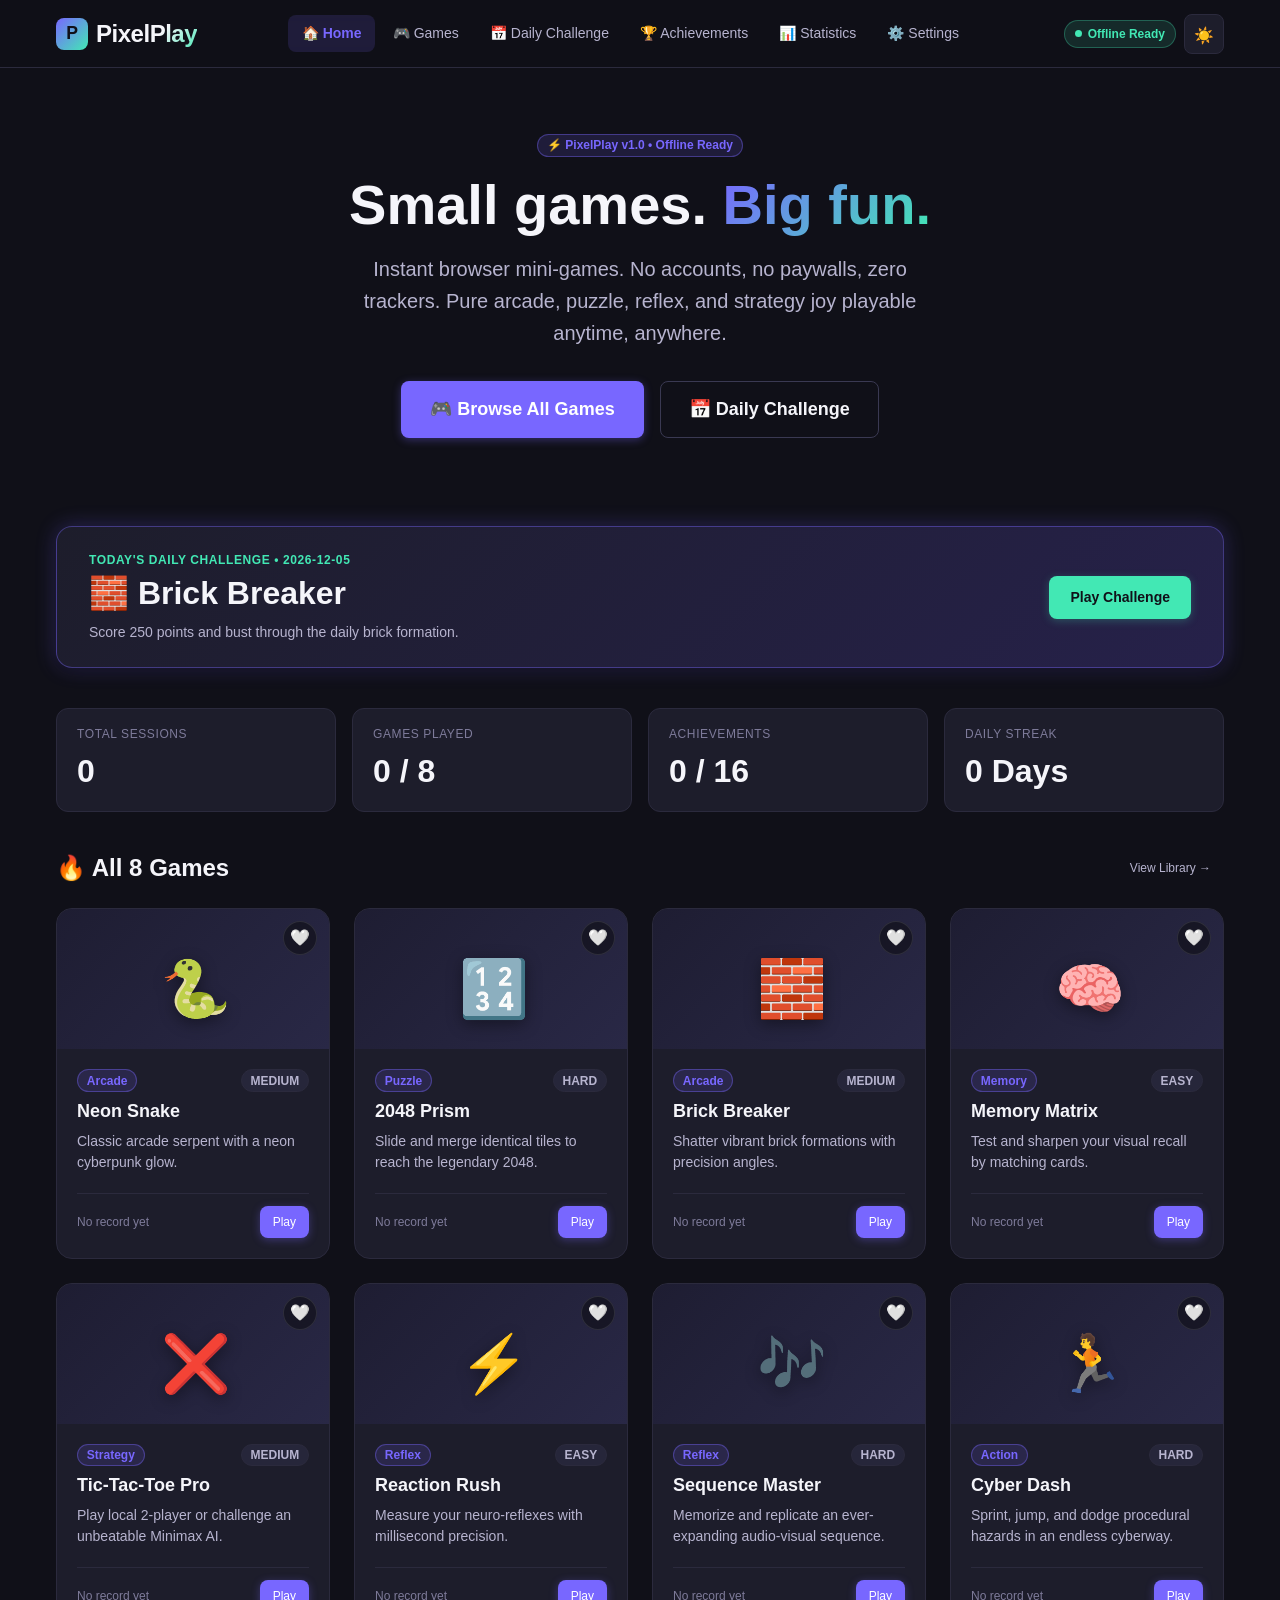
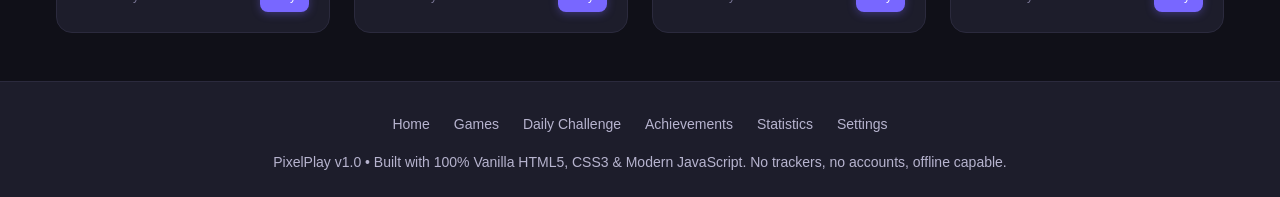
<file: index.html>
<!DOCTYPE html>
<html lang="en" data-theme="dark">
<head>
  <meta charset="UTF-8">
  <meta name="viewport" content="width=device-width, initial-scale=1.0">
  <meta name="theme-color" content="#101018">
  <meta name="description" content="PixelPlay is a premium browser-based mini-game platform featuring classic arcade, puzzle, reflex, memory, and strategy games with offline support.">
  <title>PixelPlay • Small games. Big fun.</title>

  <!-- PWA & Favicon -->
  <link rel="icon" type="image/svg+xml" href="assets/favicon.svg">
  <link rel="manifest" href="manifest.webmanifest">

  <!-- Design System & Stylesheets -->
  <link rel="stylesheet" href="css/reset.css">
  <link rel="stylesheet" href="css/variables.css">
  <link rel="stylesheet" href="css/base.css">
  <link rel="stylesheet" href="css/layout.css">
  <link rel="stylesheet" href="css/components.css">
  <link rel="stylesheet" href="css/navigation.css">
  <link rel="stylesheet" href="css/home.css">
  <link rel="stylesheet" href="css/library.css">
  <link rel="stylesheet" href="css/game-shell.css">
  <link rel="stylesheet" href="css/games.css">
  <link rel="stylesheet" href="css/achievements.css">
  <link rel="stylesheet" href="css/settings.css">
  <link rel="stylesheet" href="css/themes.css">
  <link rel="stylesheet" href="css/responsive.css">
  <link rel="stylesheet" href="css/accessibility.css">
</head>
<body>
  <!-- Application Mount Target -->
  <div id="app"></div>

  <!-- Main ES Module Application Script -->
  <script type="module" src="js/app.js"></script>
</body>
</html>
</file>
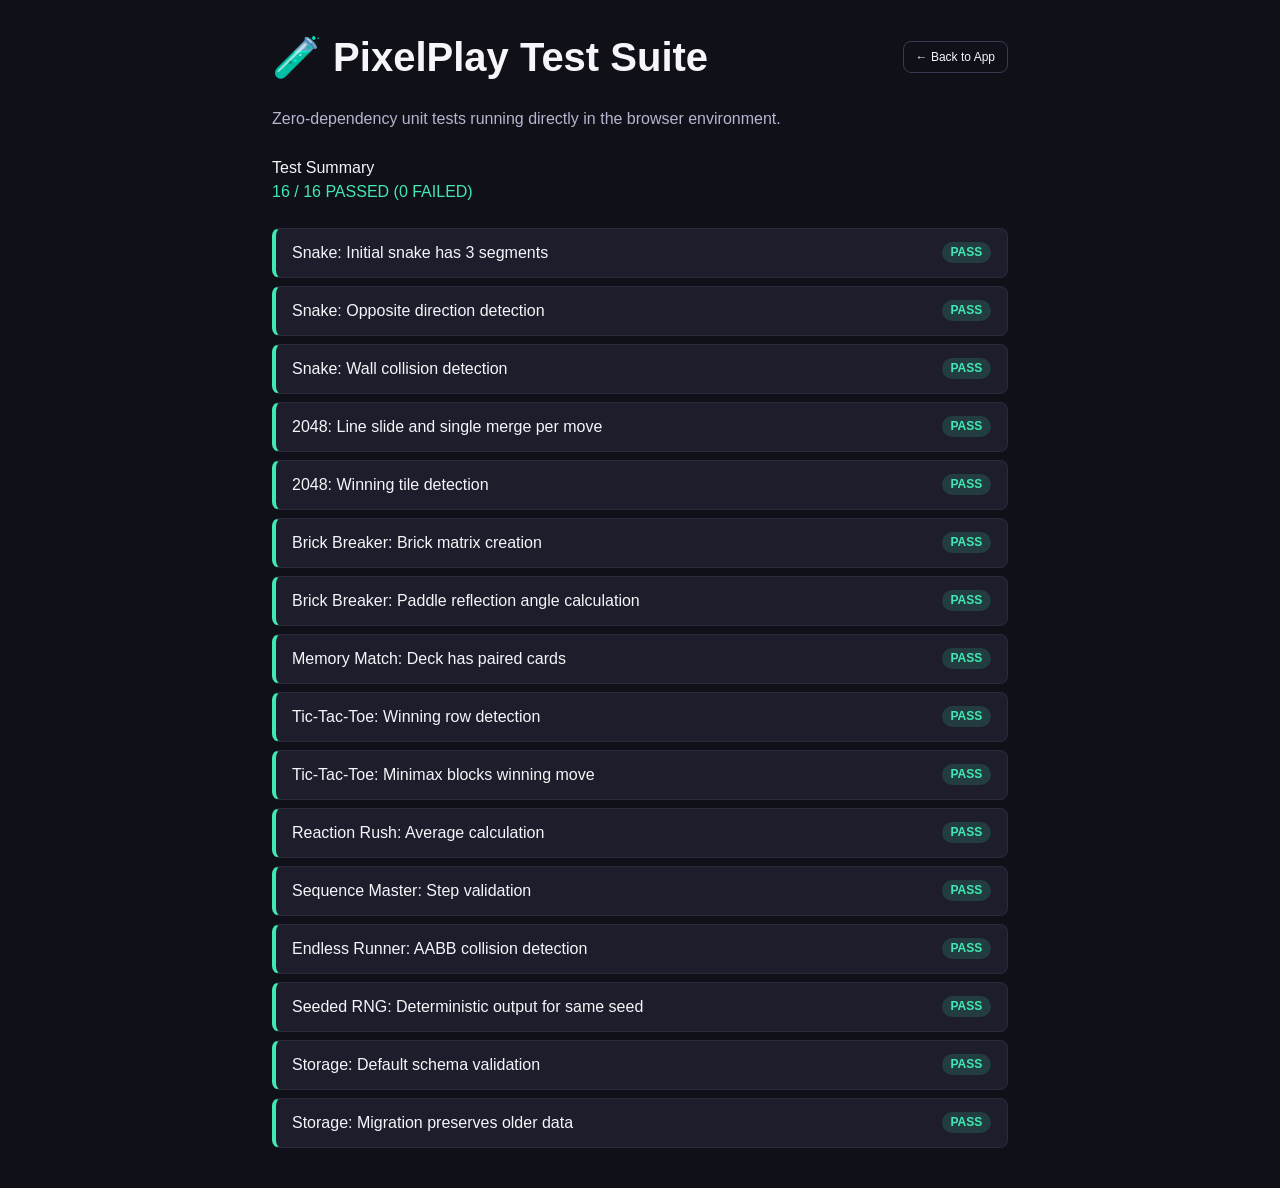
<file: tests/index.html>
<!DOCTYPE html>
<html lang="en" data-theme="dark">
<head>
  <meta charset="UTF-8">
  <meta name="viewport" content="width=device-width, initial-scale=1.0">
  <title>PixelPlay • Automated Test Suite</title>
  <link rel="stylesheet" href="../css/reset.css">
  <link rel="stylesheet" href="../css/variables.css">
  <link rel="stylesheet" href="../css/base.css">
  <link rel="stylesheet" href="../css/components.css">
  <style>
    body {
      padding: 2rem;
      max-width: 800px;
      margin: 0 auto;
      background-color: var(--color-bg-base);
      color: var(--color-text-primary);
    }
    .test-result-item {
      padding: 0.75rem 1rem;
      border-radius: var(--radius-sm);
      margin-bottom: 0.5rem;
      display: flex;
      justify-content: space-between;
      align-items: center;
      background-color: var(--color-bg-surface);
      border: 1px solid var(--color-border-subtle);
    }
    .test-result-item.pass {
      border-left: 4px solid var(--color-success);
    }
    .test-result-item.fail {
      border-left: 4px solid var(--color-danger);
    }
  </style>
</head>
<body>
  <div style="display: flex; justify-content: space-between; align-items: center; margin-bottom: 1.5rem;">
    <h1>🧪 PixelPlay Test Suite</h1>
    <a href="../index.html#/" class="btn btn-outline btn-sm">← Back to App</a>
  </div>
  <p style="margin-bottom: 1.5rem; color: var(--color-text-secondary);">
    Zero-dependency unit tests running directly in the browser environment.
  </p>
  <div id="test-results">
    <div class="empty-state">Running test suites...</div>
  </div>

  <script type="module">
    import { SimpleTestRunner } from './test-runner.js';
    import { empty, createElement } from '../js/utils/dom.js';

    const container = document.getElementById('test-results');
    const runner = new SimpleTestRunner();
    runner.runAll().then((results) => {
      empty(container);

      const passCount = results.filter(r => r.status === 'PASS').length;
      const failCount = results.filter(r => r.status === 'FAIL').length;

      const summaryCard = createElement('div', {
        className: 'stat-card',
        style: 'margin-bottom: 1.5rem;'
      }, [
        createElement('div', { className: 'stat-label', text: 'Test Summary' }),
        createElement('div', {
          className: 'stat-value',
          style: failCount === 0 ? 'color: var(--color-success);' : 'color: var(--color-danger);',
          text: `${passCount} / ${results.length} PASSED (${failCount} FAILED)`
        })
      ]);
      container.appendChild(summaryCard);

      results.forEach(res => {
        const item = createElement('div', {
          className: `test-result-item ${res.status === 'PASS' ? 'pass' : 'fail'}`
        }, [
          createElement('span', { text: res.name }),
          createElement('span', {
            className: `badge ${res.status === 'PASS' ? 'badge-secondary' : 'badge-danger'}`,
            text: res.status
          })
        ]);
        if (res.error) {
          item.appendChild(createElement('div', {
            style: 'color: var(--color-danger); font-size: 0.8rem; margin-top: 0.3rem;',
            text: res.error
          }));
        }
        container.appendChild(item);
      });
    });
  </script>
</body>
</html>
</file>
<file: css/variables.css>
/**
 * PixelPlay - Design System Tokens & CSS Custom Properties
 */

:root {
  /* Color Palette - Midnight Dark (Default) */
  --color-bg-base: #101018;
  --color-bg-surface: #1D1D2B;
  --color-bg-surface-elevated: #26263A;
  --color-bg-surface-hover: #2F2F48;
  --color-bg-overlay: rgba(16, 16, 24, 0.85);

  --color-primary: #7867FF;
  --color-primary-hover: #8D7EFF;
  --color-primary-active: #6653FA;
  --color-primary-subtle: rgba(120, 103, 255, 0.15);

  --color-secondary: #42E8B4;
  --color-secondary-hover: #5CF0C2;
  --color-secondary-active: #2CD6A0;
  --color-secondary-subtle: rgba(66, 232, 180, 0.15);

  --color-accent-amber: #FFB347;
  --color-accent-coral: #FF6B6B;
  --color-accent-blue: #4EA8DE;

  --color-text-primary: #F5F5FA;
  --color-text-secondary: #B7B4CF;
  --color-text-muted: #7E7B9A;
  --color-text-inverse: #101018;

  --color-border-subtle: #2B2A3D;
  --color-border-medium: #3A3952;
  --color-border-strong: #525075;
  --color-border-accent: rgba(120, 103, 255, 0.4);

  --color-success: #42E8B4;
  --color-warning: #FFB347;
  --color-danger: #FF6B6B;
  --color-info: #4EA8DE;

  /* Typography */
  --font-family-base: -apple-system, BlinkMacSystemFont, 'Segoe UI', Roboto, Helvetica, Arial, sans-serif;
  --font-family-mono: 'SFMono-Regular', Consolas, 'Liberation Mono', Menlo, Courier, monospace;
  --font-family-display: -apple-system, BlinkMacSystemFont, 'Segoe UI', Roboto, sans-serif;

  --font-size-xs: 0.75rem;     /* 12px */
  --font-size-sm: 0.875rem;    /* 14px */
  --font-size-base: 1rem;      /* 16px */
  --font-size-md: 1.125rem;    /* 18px */
  --font-size-lg: 1.25rem;     /* 20px */
  --font-size-xl: 1.5rem;      /* 24px */
  --font-size-2xl: 2rem;       /* 32px */
  --font-size-3xl: 2.5rem;     /* 40px */
  --font-size-4xl: 3rem;       /* 48px */

  --font-weight-normal: 400;
  --font-weight-medium: 500;
  --font-weight-semibold: 600;
  --font-weight-bold: 700;
  --font-weight-heavy: 800;

  /* Spacing Scale */
  --space-1: 0.25rem;   /* 4px */
  --space-2: 0.5rem;    /* 8px */
  --space-3: 0.75rem;   /* 12px */
  --space-4: 1rem;      /* 16px */
  --space-5: 1.25rem;   /* 20px */
  --space-6: 1.5rem;    /* 24px */
  --space-8: 2rem;      /* 32px */
  --space-10: 2.5rem;   /* 40px */
  --space-12: 3rem;     /* 48px */
  --space-16: 4rem;     /* 64px */

  /* Border Radii */
  --radius-xs: 4px;
  --radius-sm: 8px;
  --radius-md: 12px;
  --radius-lg: 16px;
  --radius-xl: 24px;
  --radius-full: 9999px;

  /* Shadows */
  --shadow-sm: 0 2px 4px rgba(0, 0, 0, 0.25);
  --shadow-md: 0 4px 12px rgba(0, 0, 0, 0.35);
  --shadow-lg: 0 8px 24px rgba(0, 0, 0, 0.45);
  --shadow-glow-primary: 0 0 20px rgba(120, 103, 255, 0.3);
  --shadow-glow-secondary: 0 0 20px rgba(66, 232, 180, 0.3);

  /* Transitions */
  --transition-fast: 150ms cubic-bezier(0.4, 0, 0.2, 1);
  --transition-normal: 250ms cubic-bezier(0.4, 0, 0.2, 1);
  --transition-slow: 400ms cubic-bezier(0.4, 0, 0.2, 1);

  /* Focus Outlines */
  --focus-ring: 2px solid var(--color-secondary);
  --focus-ring-offset: 2px;

  /* Z-Index Layers */
  --z-base: 1;
  --z-header: 100;
  --z-dropdown: 200;
  --z-overlay: 300;
  --z-modal: 400;
  --z-toast: 500;

  /* Layout */
  --container-max-width: 1200px;
  --header-height: 68px;
}

/* Light Theme Overrides */
[data-theme="light"] {
  --color-bg-base: #F5F5FA;
  --color-bg-surface: #FFFFFF;
  --color-bg-surface-elevated: #EDEBF8;
  --color-bg-surface-hover: #E3E0F4;
  --color-bg-overlay: rgba(245, 245, 250, 0.9);

  --color-primary: #5A48EC;
  --color-primary-hover: #4835D8;
  --color-primary-active: #3825C2;
  --color-primary-subtle: rgba(90, 72, 236, 0.12);

  --color-secondary: #0BAF82;
  --color-secondary-hover: #089A72;
  --color-secondary-active: #067B5B;
  --color-secondary-subtle: rgba(11, 175, 130, 0.12);

  --color-text-primary: #12111E;
  --color-text-secondary: #56546E;
  --color-text-muted: #82809A;
  --color-text-inverse: #FFFFFF;

  --color-border-subtle: #E2E0EC;
  --color-border-medium: #CCC9DE;
  --color-border-strong: #AEA9C9;
  --color-border-accent: rgba(90, 72, 236, 0.35);

  --shadow-sm: 0 1px 3px rgba(0, 0, 0, 0.08);
  --shadow-md: 0 4px 12px rgba(0, 0, 0, 0.1);
  --shadow-lg: 0 10px 24px rgba(0, 0, 0, 0.12);
  --shadow-glow-primary: 0 0 16px rgba(90, 72, 236, 0.2);
  --shadow-glow-secondary: 0 0 16px rgba(11, 175, 130, 0.2);
}
</file>
<file: css/base.css>
/**
 * PixelPlay - Base Styles
 */

body {
  font-family: var(--font-family-base);
  font-size: var(--font-size-base);
  color: var(--color-text-primary);
  background-color: var(--color-bg-base);
  display: flex;
  flex-direction: column;
  min-height: 100vh;
  overflow-x: hidden;
  transition: background-color var(--transition-normal), color var(--transition-normal);
}

h1, h2, h3, h4, h5, h6 {
  font-family: var(--font-family-display);
  font-weight: var(--font-weight-bold);
  line-height: 1.25;
  color: var(--color-text-primary);
}

h1 { font-size: var(--font-size-3xl); }
h2 { font-size: var(--font-size-2xl); }
h3 { font-size: var(--font-size-xl); }
h4 { font-size: var(--font-size-lg); }

p {
  color: var(--color-text-secondary);
  line-height: 1.6;
}

strong {
  font-weight: var(--font-weight-bold);
  color: var(--color-text-primary);
}

code, kbd, samp {
  font-family: var(--font-family-mono);
  font-size: 0.9em;
}

kbd {
  display: inline-block;
  padding: 0.15rem 0.4rem;
  background-color: var(--color-bg-surface-elevated);
  border: 1px solid var(--color-border-medium);
  border-radius: var(--radius-xs);
  box-shadow: 0 1px 0 var(--color-border-strong);
  font-size: var(--font-size-xs);
  color: var(--color-text-primary);
}

:focus-visible {
  outline: var(--focus-ring);
  outline-offset: var(--focus-ring-offset);
}
</file>
<file: css/layout.css>
/**
 * PixelPlay - Structural Layout
 */

#app {
  display: flex;
  flex-direction: column;
  min-height: 100vh;
}

.site-header {
  position: sticky;
  top: 0;
  z-index: var(--z-header);
  height: var(--header-height);
  background-color: var(--color-bg-overlay);
  backdrop-filter: blur(12px);
  -webkit-backdrop-filter: blur(12px);
  border-bottom: 1px solid var(--color-border-subtle);
  display: flex;
  align-items: center;
}

.main-content {
  flex: 1 0 auto;
  width: 100%;
  max-width: var(--container-max-width);
  margin: 0 auto;
  padding: var(--space-6) var(--space-4) var(--space-12);
}

.site-footer {
  flex-shrink: 0;
  border-top: 1px solid var(--color-border-subtle);
  background-color: var(--color-bg-surface);
  padding: var(--space-8) var(--space-4) var(--space-6);
  margin-top: auto;
}

.footer-content {
  max-width: var(--container-max-width);
  margin: 0 auto;
  display: flex;
  flex-direction: column;
  align-items: center;
  gap: var(--space-4);
  text-align: center;
  color: var(--color-text-secondary);
  font-size: var(--font-size-sm);
}

.footer-links {
  display: flex;
  flex-wrap: wrap;
  gap: var(--space-6);
  align-items: center;
  justify-content: center;
}

.footer-links a:hover {
  color: var(--color-primary);
}

.container {
  width: 100%;
  max-width: var(--container-max-width);
  margin: 0 auto;
  padding: 0 var(--space-4);
}
</file>
<file: css/components.css>
/**
 * PixelPlay - Core Reusable UI Components
 */

/* Buttons */
.btn {
  display: inline-flex;
  align-items: center;
  justify-content: center;
  gap: var(--space-2);
  padding: 0.625rem 1.25rem;
  font-weight: var(--font-weight-medium);
  font-size: var(--font-size-sm);
  border-radius: var(--radius-sm);
  border: 1px solid transparent;
  transition: all var(--transition-fast);
  user-select: none;
  white-space: nowrap;
}

.btn-primary {
  background-color: var(--color-primary);
  color: #FFFFFF;
  box-shadow: 0 2px 8px rgba(120, 103, 255, 0.35);
}

.btn-primary:hover {
  background-color: var(--color-primary-hover);
  transform: translateY(-1px);
  box-shadow: 0 4px 12px rgba(120, 103, 255, 0.45);
}

.btn-primary:active {
  background-color: var(--color-primary-active);
  transform: translateY(0);
}

.btn-secondary {
  background-color: var(--color-secondary);
  color: #101018;
  font-weight: var(--font-weight-semibold);
  box-shadow: 0 2px 8px rgba(66, 232, 180, 0.25);
}

.btn-secondary:hover {
  background-color: var(--color-secondary-hover);
  transform: translateY(-1px);
}

.btn-outline {
  background-color: transparent;
  border-color: var(--color-border-medium);
  color: var(--color-text-primary);
}

.btn-outline:hover {
  background-color: var(--color-bg-surface-elevated);
  border-color: var(--color-border-strong);
}

.btn-ghost {
  background-color: transparent;
  color: var(--color-text-secondary);
}

.btn-ghost:hover {
  background-color: var(--color-bg-surface-elevated);
  color: var(--color-text-primary);
}

.btn-danger {
  background-color: var(--color-danger);
  color: #FFFFFF;
}

.btn-danger:hover {
  background-color: #E85555;
}

.btn-sm {
  padding: 0.375rem 0.75rem;
  font-size: var(--font-size-xs);
}

.btn-lg {
  padding: 0.875rem 1.75rem;
  font-size: var(--font-size-md);
  font-weight: var(--font-weight-semibold);
}

.btn-icon {
  width: 40px;
  height: 40px;
  padding: 0;
  border-radius: var(--radius-sm);
  display: inline-flex;
  align-items: center;
  justify-content: center;
}

/* Badges / Chips */
.badge {
  display: inline-flex;
  align-items: center;
  gap: var(--space-1);
  padding: 0.2rem 0.55rem;
  font-size: var(--font-size-xs);
  font-weight: var(--font-weight-semibold);
  border-radius: var(--radius-full);
  line-height: 1.2;
}

.badge-primary {
  background-color: var(--color-primary-subtle);
  color: var(--color-primary);
  border: 1px solid var(--color-border-accent);
}

.badge-secondary {
  background-color: var(--color-secondary-subtle);
  color: var(--color-secondary);
}

.badge-neutral {
  background-color: var(--color-bg-surface-elevated);
  color: var(--color-text-secondary);
  border: 1px solid var(--color-border-subtle);
}

.badge-warning {
  background-color: rgba(255, 179, 71, 0.15);
  color: var(--color-accent-amber);
}

/* Form Controls & Search Input */
.search-bar {
  position: relative;
  display: flex;
  align-items: center;
  width: 100%;
}

.input-text, .search-input {
  width: 100%;
  padding: 0.75rem 1rem;
  padding-left: 2.75rem;
  background-color: var(--color-bg-surface);
  border: 1px solid var(--color-border-subtle);
  border-radius: var(--radius-md);
  color: var(--color-text-primary);
  font-size: var(--font-size-sm);
  transition: border-color var(--transition-fast), box-shadow var(--transition-fast);
}

.search-icon-wrapper {
  position: absolute;
  left: 0.9rem;
  pointer-events: none;
  color: var(--color-text-muted);
  display: flex;
  align-items: center;
  justify-content: center;
}

.input-text:focus, .search-input:focus {
  border-color: var(--color-primary);
  outline: none;
  box-shadow: 0 0 0 3px var(--color-primary-subtle);
}

/* Filter Tags / Segmented Control */
.filter-tags {
  display: flex;
  flex-wrap: wrap;
  gap: var(--space-2);
}

.filter-chip {
  padding: 0.4rem 0.9rem;
  border-radius: var(--radius-full);
  font-size: var(--font-size-xs);
  font-weight: var(--font-weight-medium);
  background-color: var(--color-bg-surface);
  border: 1px solid var(--color-border-subtle);
  color: var(--color-text-secondary);
  cursor: pointer;
  transition: all var(--transition-fast);
}

.filter-chip:hover {
  background-color: var(--color-bg-surface-elevated);
  color: var(--color-text-primary);
}

.filter-chip.active {
  background-color: var(--color-primary);
  border-color: var(--color-primary);
  color: #FFFFFF;
}

/* Modals */
.modal-overlay {
  position: fixed;
  inset: 0;
  background-color: rgba(10, 10, 16, 0.75);
  backdrop-filter: blur(6px);
  -webkit-backdrop-filter: blur(6px);
  z-index: var(--z-modal);
  display: flex;
  align-items: center;
  justify-content: center;
  padding: var(--space-4);
  opacity: 0;
  visibility: hidden;
  transition: opacity var(--transition-normal), visibility var(--transition-normal);
}

.modal-overlay.open {
  opacity: 1;
  visibility: visible;
}

.modal-card {
  background-color: var(--color-bg-surface);
  border: 1px solid var(--color-border-subtle);
  border-radius: var(--radius-lg);
  box-shadow: var(--shadow-lg);
  max-width: 540px;
  width: 100%;
  max-height: 90vh;
  overflow-y: auto;
  display: flex;
  flex-direction: column;
  transform: scale(0.95);
  transition: transform var(--transition-normal);
}

.modal-overlay.open .modal-card {
  transform: scale(1);
}

.modal-header {
  padding: var(--space-4) var(--space-6);
  border-bottom: 1px solid var(--color-border-subtle);
  display: flex;
  align-items: center;
  justify-content: space-between;
}

.modal-title {
  font-size: var(--font-size-lg);
  font-weight: var(--font-weight-bold);
}

.modal-body {
  padding: var(--space-6);
  flex: 1 1 auto;
}

.modal-footer {
  padding: var(--space-4) var(--space-6);
  border-top: 1px solid var(--color-border-subtle);
  display: flex;
  justify-content: flex-end;
  gap: var(--space-3);
}

/* Toast Notifications */
.toast-container {
  position: fixed;
  bottom: var(--space-6);
  right: var(--space-6);
  z-index: var(--z-toast);
  display: flex;
  flex-direction: column;
  gap: var(--space-3);
  max-width: 380px;
  width: calc(100vw - var(--space-8));
  pointer-events: none;
}

.toast {
  pointer-events: auto;
  background-color: var(--color-bg-surface-elevated);
  border: 1px solid var(--color-border-medium);
  border-left: 4px solid var(--color-primary);
  border-radius: var(--radius-sm);
  padding: var(--space-3) var(--space-4);
  box-shadow: var(--shadow-md);
  display: flex;
  align-items: flex-start;
  gap: var(--space-3);
  color: var(--color-text-primary);
  font-size: var(--font-size-sm);
  transform: translateY(20px);
  opacity: 0;
  transition: transform var(--transition-fast), opacity var(--transition-fast);
}

.toast.show {
  transform: translateY(0);
  opacity: 1;
}

.toast.toast-success {
  border-left-color: var(--color-success);
}

.toast.toast-warning {
  border-left-color: var(--color-warning);
}

.toast.toast-danger {
  border-left-color: var(--color-danger);
}

/* Empty States */
.empty-state {
  text-align: center;
  padding: var(--space-12) var(--space-4);
  display: flex;
  flex-direction: column;
  align-items: center;
  justify-content: center;
  color: var(--color-text-muted);
}

.empty-state-icon {
  width: 64px;
  height: 64px;
  margin-bottom: var(--space-4);
  color: var(--color-text-muted);
  opacity: 0.6;
}

.empty-state-title {
  font-size: var(--font-size-lg);
  color: var(--color-text-primary);
  margin-bottom: var(--space-2);
}

.empty-state-desc {
  max-width: 400px;
  margin-bottom: var(--space-6);
}

/* Loading State Spinner */
.loading-spinner {
  width: 36px;
  height: 36px;
  border: 3px solid var(--color-border-subtle);
  border-top-color: var(--color-primary);
  border-radius: 50%;
  animation: spin 0.8s linear infinite;
}

@keyframes spin {
  to { transform: rotate(360deg); }
}
</file>
<file: css/navigation.css>
/**
 * PixelPlay - Navigation Bar & Links
 */

.header-container {
  width: 100%;
  max-width: var(--container-max-width);
  margin: 0 auto;
  padding: 0 var(--space-4);
  display: flex;
  align-items: center;
  justify-content: space-between;
  gap: var(--space-4);
}

.brand-link {
  display: flex;
  align-items: center;
  gap: var(--space-2);
  font-family: var(--font-family-display);
  font-weight: var(--font-weight-heavy);
  font-size: var(--font-size-xl);
  color: var(--color-text-primary);
  letter-spacing: -0.02em;
}

.brand-logo-icon {
  width: 32px;
  height: 32px;
  border-radius: var(--radius-sm);
  background: linear-gradient(135deg, var(--color-primary), var(--color-secondary));
  display: flex;
  align-items: center;
  justify-content: center;
  color: #101018;
  font-weight: 900;
  font-size: 1.1rem;
}

.brand-text {
  background: linear-gradient(135deg, var(--color-text-primary) 60%, var(--color-secondary));
  -webkit-background-clip: text;
  -webkit-text-fill-color: transparent;
}

.nav-menu {
  display: flex;
  align-items: center;
  gap: var(--space-1);
}

.nav-link {
  display: inline-flex;
  align-items: center;
  gap: var(--space-2);
  padding: 0.5rem 0.85rem;
  border-radius: var(--radius-sm);
  color: var(--color-text-secondary);
  font-size: var(--font-size-sm);
  font-weight: var(--font-weight-medium);
  transition: all var(--transition-fast);
}

.nav-link:hover {
  color: var(--color-text-primary);
  background-color: var(--color-bg-surface-elevated);
}

.nav-link.active {
  color: var(--color-primary);
  background-color: var(--color-primary-subtle);
  font-weight: var(--font-weight-semibold);
}

.nav-actions {
  display: flex;
  align-items: center;
  gap: var(--space-2);
}

.mobile-menu-btn {
  display: none;
}

.offline-badge {
  display: inline-flex;
  align-items: center;
  gap: 6px;
  padding: 4px 10px;
  border-radius: var(--radius-full);
  font-size: var(--font-size-xs);
  font-weight: var(--font-weight-semibold);
  background-color: rgba(66, 232, 180, 0.12);
  color: var(--color-secondary);
  border: 1px solid rgba(66, 232, 180, 0.3);
}

.offline-badge.offline-mode {
  background-color: rgba(255, 179, 71, 0.15);
  color: var(--color-accent-amber);
  border-color: rgba(255, 179, 71, 0.4);
}

.status-dot {
  width: 7px;
  height: 7px;
  border-radius: 50%;
  background-color: currentColor;
}
</file>
<file: css/home.css>
/**
 * PixelPlay - Home Page Layout & Hero Section
 */

.hero-section {
  display: flex;
  flex-direction: column;
  align-items: center;
  text-align: center;
  padding: var(--space-10) var(--space-4) var(--space-12);
  position: relative;
  overflow: hidden;
}

.hero-badge {
  margin-bottom: var(--space-4);
}

.hero-title {
  font-size: clamp(2rem, 5vw, 3.5rem);
  font-weight: var(--font-weight-heavy);
  line-height: 1.15;
  margin-bottom: var(--space-4);
  max-width: 800px;
}

.hero-highlight {
  background: linear-gradient(135deg, var(--color-primary), var(--color-secondary));
  -webkit-background-clip: text;
  -webkit-text-fill-color: transparent;
}

.hero-subtitle {
  font-size: clamp(1rem, 2vw, 1.25rem);
  color: var(--color-text-secondary);
  max-width: 580px;
  margin-bottom: var(--space-8);
}

.hero-cta-group {
  display: flex;
  flex-wrap: wrap;
  gap: var(--space-4);
  justify-content: center;
  margin-bottom: var(--space-10);
}

.home-section-header {
  display: flex;
  align-items: center;
  justify-content: space-between;
  margin-bottom: var(--space-6);
  margin-top: var(--space-8);
}

.home-section-title {
  font-size: var(--font-size-xl);
  display: flex;
  align-items: center;
  gap: var(--space-3);
}

/* Daily Challenge Banner Card */
.daily-banner-card {
  background: linear-gradient(135deg, #1D1D2B 0%, #26214A 100%);
  border: 1px solid var(--color-border-accent);
  border-radius: var(--radius-lg);
  padding: var(--space-6) var(--space-8);
  display: flex;
  align-items: center;
  justify-content: space-between;
  gap: var(--space-6);
  box-shadow: var(--shadow-md), var(--shadow-glow-primary);
  margin-bottom: var(--space-10);
}

[data-theme="light"] .daily-banner-card {
  background: linear-gradient(135deg, #FFFFFF 0%, #ECE9FF 100%);
}

.daily-banner-info {
  flex: 1 1 auto;
}

.daily-banner-tag {
  color: var(--color-secondary);
  font-size: var(--font-size-xs);
  font-weight: var(--font-weight-bold);
  text-transform: uppercase;
  letter-spacing: 0.05em;
  margin-bottom: var(--space-1);
}

.daily-banner-game {
  font-size: var(--font-size-2xl);
  font-weight: var(--font-weight-bold);
  color: var(--color-text-primary);
  margin-bottom: var(--space-2);
}

.daily-banner-desc {
  color: var(--color-text-secondary);
  font-size: var(--font-size-sm);
}

.daily-banner-action {
  flex-shrink: 0;
}

/* Quick Stats Bar */
.quick-stats-grid {
  display: grid;
  grid-template-columns: repeat(auto-fit, minmax(180px, 1fr));
  gap: var(--space-4);
  margin-bottom: var(--space-10);
}

.stat-card {
  background-color: var(--color-bg-surface);
  border: 1px solid var(--color-border-subtle);
  border-radius: var(--radius-md);
  padding: var(--space-4) var(--space-5);
  display: flex;
  flex-direction: column;
}

.stat-label {
  font-size: var(--font-size-xs);
  color: var(--color-text-muted);
  text-transform: uppercase;
  letter-spacing: 0.05em;
  margin-bottom: var(--space-1);
}

.stat-value {
  font-size: var(--font-size-2xl);
  font-weight: var(--font-weight-heavy);
  color: var(--color-text-primary);
}
</file>
<file: css/library.css>
/**
 * PixelPlay - Game Library & Game Cards Grid
 */

.library-controls {
  display: flex;
  flex-direction: column;
  gap: var(--space-4);
  margin-bottom: var(--space-8);
}

.library-search-row {
  display: flex;
  gap: var(--space-3);
  align-items: center;
}

.library-filter-row {
  display: flex;
  flex-wrap: wrap;
  gap: var(--space-2);
  align-items: center;
  justify-content: space-between;
}

.sort-select {
  padding: 0.4rem 0.8rem;
  background-color: var(--color-bg-surface);
  border: 1px solid var(--color-border-subtle);
  border-radius: var(--radius-sm);
  color: var(--color-text-secondary);
  font-size: var(--font-size-xs);
  cursor: pointer;
}

.sort-select:focus {
  outline: none;
  border-color: var(--color-primary);
}

/* Games Grid */
.games-grid {
  display: grid;
  grid-template-columns: repeat(auto-fill, minmax(270px, 1fr));
  gap: var(--space-6);
}

/* Game Card */
.game-card {
  background-color: var(--color-bg-surface);
  border: 1px solid var(--color-border-subtle);
  border-radius: var(--radius-lg);
  overflow: hidden;
  display: flex;
  flex-direction: column;
  transition: transform var(--transition-fast), border-color var(--transition-fast), box-shadow var(--transition-fast);
  position: relative;
}

.game-card:hover {
  transform: translateY(-4px);
  border-color: var(--color-border-accent);
  box-shadow: var(--shadow-md), var(--shadow-glow-primary);
}

.game-card-banner {
  height: 140px;
  background: linear-gradient(135deg, #1E1D32 0%, #292846 100%);
  display: flex;
  align-items: center;
  justify-content: center;
  position: relative;
  overflow: hidden;
}

.game-card-icon-svg {
  width: 64px;
  height: 64px;
  transition: transform var(--transition-normal);
  filter: drop-shadow(0 4px 8px rgba(0, 0, 0, 0.4));
}

.game-card:hover .game-card-icon-svg {
  transform: scale(1.08);
}

.game-card-favorite-btn {
  position: absolute;
  top: var(--space-3);
  right: var(--space-3);
  width: 34px;
  height: 34px;
  border-radius: 50%;
  background-color: rgba(16, 16, 24, 0.65);
  backdrop-filter: blur(4px);
  color: var(--color-text-muted);
  display: flex;
  align-items: center;
  justify-content: center;
  border: 1px solid rgba(255, 255, 255, 0.1);
  transition: color var(--transition-fast), transform var(--transition-fast);
  cursor: pointer;
  z-index: 2;
}

.game-card-favorite-btn:hover {
  transform: scale(1.15);
  color: var(--color-accent-coral);
}

.game-card-favorite-btn.favorited {
  color: var(--color-accent-coral);
}

.game-card-content {
  padding: var(--space-5);
  display: flex;
  flex-direction: column;
  flex: 1 1 auto;
}

.game-card-meta {
  display: flex;
  align-items: center;
  justify-content: space-between;
  margin-bottom: var(--space-2);
}

.game-card-title {
  font-size: var(--font-size-md);
  font-weight: var(--font-weight-bold);
  color: var(--color-text-primary);
  margin-bottom: var(--space-2);
}

.game-card-desc {
  font-size: var(--font-size-sm);
  color: var(--color-text-secondary);
  line-height: 1.5;
  margin-bottom: var(--space-5);
  flex: 1 1 auto;
}

.game-card-footer {
  display: flex;
  align-items: center;
  justify-content: space-between;
  padding-top: var(--space-3);
  border-top: 1px solid var(--color-border-subtle);
  margin-top: auto;
}

.game-card-best {
  font-size: var(--font-size-xs);
  color: var(--color-text-muted);
}

.game-card-best strong {
  color: var(--color-secondary);
}
</file>
<file: css/game-shell.css>
/**
 * PixelPlay - Unified Game Shell, Controls & Overlays
 */

.game-player-container {
  display: flex;
  flex-direction: column;
  align-items: center;
  width: 100%;
  max-width: 900px;
  margin: 0 auto;
  gap: var(--space-4);
}

.game-shell-header {
  width: 100%;
  background-color: var(--color-bg-surface);
  border: 1px solid var(--color-border-subtle);
  border-radius: var(--radius-md);
  padding: var(--space-3) var(--space-5);
  display: flex;
  align-items: center;
  justify-content: space-between;
  flex-wrap: wrap;
  gap: var(--space-3);
}

.game-shell-title-group {
  display: flex;
  align-items: center;
  gap: var(--space-3);
}

.game-shell-title {
  font-size: var(--font-size-lg);
  font-weight: var(--font-weight-bold);
  color: var(--color-text-primary);
}

.game-shell-scores {
  display: flex;
  align-items: center;
  gap: var(--space-3);
}

.score-box {
  background-color: var(--color-bg-surface-elevated);
  border: 1px solid var(--color-border-subtle);
  border-radius: var(--radius-sm);
  padding: 0.25rem 0.75rem;
  text-align: center;
  min-width: 70px;
}

.score-box-label {
  font-size: 0.65rem;
  color: var(--color-text-muted);
  text-transform: uppercase;
  font-weight: var(--font-weight-bold);
  letter-spacing: 0.05em;
  display: block;
}

.score-box-value {
  font-size: var(--font-size-md);
  font-weight: var(--font-weight-heavy);
  color: var(--color-secondary);
}

.score-box-value.best {
  color: var(--color-accent-amber);
}

.game-shell-actions {
  display: flex;
  align-items: center;
  gap: var(--space-2);
}

/* Main Gameplay Canvas / Surface */
.game-stage-wrapper {
  position: relative;
  width: 100%;
  background-color: #0A0A10;
  border: 1px solid var(--color-border-subtle);
  border-radius: var(--radius-lg);
  box-shadow: var(--shadow-lg);
  overflow: hidden;
  display: flex;
  align-items: center;
  justify-content: center;
  min-height: 440px;
}

[data-theme="light"] .game-stage-wrapper {
  background-color: #F0EFF8;
}

.game-stage-root {
  width: 100%;
  height: 100%;
  display: flex;
  align-items: center;
  justify-content: center;
  position: relative;
}

/* In-game Overlay (Pause, Game Over, Victory) */
.game-overlay {
  position: absolute;
  inset: 0;
  background-color: rgba(10, 10, 16, 0.88);
  backdrop-filter: blur(8px);
  -webkit-backdrop-filter: blur(8px);
  z-index: 10;
  display: flex;
  flex-direction: column;
  align-items: center;
  justify-content: center;
  text-align: center;
  padding: var(--space-6);
  animation: fadeIn var(--transition-fast) ease-out forwards;
}

@keyframes fadeIn {
  from { opacity: 0; }
  to { opacity: 1; }
}

.game-overlay-title {
  font-size: var(--font-size-3xl);
  font-weight: var(--font-weight-heavy);
  margin-bottom: var(--space-2);
}

.game-overlay-title.gameover {
  color: var(--color-danger);
}

.game-overlay-title.victory {
  color: var(--color-secondary);
}

.game-overlay-title.paused {
  color: var(--color-accent-amber);
}

.game-overlay-subtitle {
  font-size: var(--font-size-md);
  color: var(--color-text-secondary);
  margin-bottom: var(--space-6);
}

.game-overlay-stats {
  display: flex;
  gap: var(--space-4);
  margin-bottom: var(--space-8);
}

.game-overlay-stat-item {
  background-color: var(--color-bg-surface);
  border: 1px solid var(--color-border-subtle);
  border-radius: var(--radius-sm);
  padding: var(--space-3) var(--space-5);
  text-align: center;
}

.game-overlay-buttons {
  display: flex;
  gap: var(--space-3);
  flex-wrap: wrap;
  justify-content: center;
}

/* On-Screen Mobile Touch Controls */
.mobile-controls-panel {
  display: none;
  width: 100%;
  padding: var(--space-3) var(--space-2);
  justify-content: center;
  align-items: center;
  gap: var(--space-6);
}

@media (pointer: coarse), (max-width: 768px) {
  .mobile-controls-panel.active {
    display: flex;
  }
}

.touch-dpad {
  display: grid;
  grid-template-columns: repeat(3, 56px);
  grid-template-rows: repeat(3, 56px);
  gap: 6px;
}

.touch-btn {
  width: 56px;
  height: 56px;
  background-color: var(--color-bg-surface-elevated);
  border: 1px solid var(--color-border-medium);
  border-radius: var(--radius-sm);
  color: var(--color-text-primary);
  font-size: 1.35rem;
  display: flex;
  align-items: center;
  justify-content: center;
  touch-action: manipulation;
  user-select: none;
  -webkit-user-select: none;
}

.touch-btn:active {
  background-color: var(--color-primary);
  color: #FFFFFF;
}

.touch-action-btn {
  width: 72px;
  height: 72px;
  border-radius: 50%;
  font-weight: var(--font-weight-heavy);
  font-size: 1.1rem;
}

/* Instructions Accordion / Card below game */
.game-instructions-card {
  width: 100%;
  background-color: var(--color-bg-surface);
  border: 1px solid var(--color-border-subtle);
  border-radius: var(--radius-md);
  padding: var(--space-5);
}

.game-instructions-header {
  font-size: var(--font-size-md);
  font-weight: var(--font-weight-bold);
  margin-bottom: var(--space-3);
  display: flex;
  align-items: center;
  gap: var(--space-2);
}

.game-instructions-content {
  font-size: var(--font-size-sm);
  color: var(--color-text-secondary);
  line-height: 1.6;
}

.controls-key-grid {
  display: grid;
  grid-template-columns: repeat(auto-fit, minmax(180px, 1fr));
  gap: var(--space-3);
  margin-top: var(--space-4);
  padding-top: var(--space-4);
  border-top: 1px solid var(--color-border-subtle);
}

.controls-key-item {
  display: flex;
  align-items: center;
  gap: var(--space-3);
  font-size: var(--font-size-xs);
}
</file>
<file: css/games.css>
/**
 * PixelPlay - Shared Game Specific Styles
 */

/* Common Canvas Game Elements */
.game-canvas {
  display: block;
  max-width: 100%;
  height: auto;
  margin: 0 auto;
  border-radius: var(--radius-sm);
  image-rendering: pixelated;
  image-rendering: crisp-edges;
}

/* 2048 Board & Tile Styles */
.game-2048-board {
  position: relative;
  background-color: #161522;
  border: 4px solid var(--color-border-medium);
  border-radius: var(--radius-md);
  padding: 12px;
  display: grid;
  grid-template-columns: repeat(4, 1fr);
  gap: 12px;
  width: 100%;
  max-width: 440px;
  aspect-ratio: 1;
  user-select: none;
  touch-action: none;
}

[data-theme="light"] .game-2048-board {
  background-color: #BBADA0;
  border-color: #A39485;
}

.game-2048-cell {
  background-color: rgba(255, 255, 255, 0.05);
  border-radius: var(--radius-sm);
  aspect-ratio: 1;
  display: flex;
  align-items: center;
  justify-content: center;
  font-weight: var(--font-weight-heavy);
  font-size: clamp(1.2rem, 4vw, 2.2rem);
  color: #F5F5FA;
  transition: transform 120ms ease-in-out, background-color 120ms ease;
}

[data-theme="light"] .game-2048-cell {
  background-color: rgba(238, 228, 218, 0.35);
  color: #776E65;
}

.game-2048-cell[data-value="2"] { background-color: #EEE4DA; color: #776E65; }
.game-2048-cell[data-value="4"] { background-color: #EDE0C8; color: #776E65; }
.game-2048-cell[data-value="8"] { background-color: #F2B179; color: #F9F6F2; }
.game-2048-cell[data-value="16"] { background-color: #F59563; color: #F9F6F2; }
.game-2048-cell[data-value="32"] { background-color: #F67C5F; color: #F9F6F2; }
.game-2048-cell[data-value="64"] { background-color: #F65E3B; color: #F9F6F2; }
.game-2048-cell[data-value="128"] { background-color: #EDCF72; color: #F9F6F2; font-size: 1.8rem; box-shadow: 0 0 10px rgba(237, 207, 114, 0.4); }
.game-2048-cell[data-value="256"] { background-color: #EDCC61; color: #F9F6F2; font-size: 1.8rem; box-shadow: 0 0 15px rgba(237, 204, 97, 0.5); }
.game-2048-cell[data-value="512"] { background-color: #EDC850; color: #F9F6F2; font-size: 1.8rem; box-shadow: 0 0 20px rgba(237, 200, 80, 0.6); }
.game-2048-cell[data-value="1024"] { background-color: #EDC53F; color: #F9F6F2; font-size: 1.4rem; box-shadow: 0 0 25px rgba(237, 197, 63, 0.7); }
.game-2048-cell[data-value="2048"] { background-color: #EDC22E; color: #F9F6F2; font-size: 1.4rem; box-shadow: 0 0 30px rgba(237, 194, 46, 0.8); }

/* Memory Match Styles */
.memory-board {
  display: grid;
  gap: 12px;
  width: 100%;
  max-width: 520px;
  margin: 0 auto;
  perspective: 1000px;
}

.memory-board.grid-4x3 { grid-template-columns: repeat(4, 1fr); }
.memory-board.grid-4x4 { grid-template-columns: repeat(4, 1fr); }
.memory-board.grid-6x4 { grid-template-columns: repeat(6, 1fr); }

.memory-card {
  aspect-ratio: 1;
  position: relative;
  transform-style: preserve-3d;
  transition: transform 0.4s cubic-bezier(0.4, 0, 0.2, 1);
  cursor: pointer;
  border-radius: var(--radius-sm);
}

.memory-card.flipped, .memory-card.matched {
  transform: rotateY(180deg);
}

.memory-card.matched {
  box-shadow: 0 0 12px var(--color-secondary);
}

.memory-card-face {
  position: absolute;
  inset: 0;
  backface-visibility: hidden;
  -webkit-backface-visibility: hidden;
  border-radius: var(--radius-sm);
  display: flex;
  align-items: center;
  justify-content: center;
  font-size: 2.2rem;
  border: 1px solid var(--color-border-medium);
}

.memory-card-back {
  background: linear-gradient(135deg, var(--color-bg-surface-elevated), var(--color-bg-surface-hover));
  color: var(--color-primary);
}

.memory-card-front {
  background-color: var(--color-bg-surface);
  transform: rotateY(180deg);
}

/* Tic Tac Toe Grid */
.ttt-board {
  display: grid;
  grid-template-columns: repeat(3, 1fr);
  gap: 10px;
  width: 100%;
  max-width: 360px;
  aspect-ratio: 1;
  margin: 0 auto;
}

.ttt-cell {
  background-color: var(--color-bg-surface);
  border: 2px solid var(--color-border-medium);
  border-radius: var(--radius-md);
  aspect-ratio: 1;
  display: flex;
  align-items: center;
  justify-content: center;
  font-size: 3.5rem;
  font-weight: 900;
  cursor: pointer;
  transition: all var(--transition-fast);
  color: var(--color-text-primary);
}

.ttt-cell:hover:not(:disabled) {
  background-color: var(--color-bg-surface-elevated);
  border-color: var(--color-primary);
}

.ttt-cell.winner {
  background-color: var(--color-primary-subtle);
  border-color: var(--color-secondary);
  color: var(--color-secondary);
}

.ttt-cell.cell-x { color: var(--color-primary); }
.ttt-cell.cell-o { color: var(--color-secondary); }

/* Reaction Rush Styles */
.reaction-box {
  width: 100%;
  max-width: 520px;
  min-height: 340px;
  border-radius: var(--radius-lg);
  display: flex;
  flex-direction: column;
  align-items: center;
  justify-content: center;
  text-align: center;
  cursor: pointer;
  user-select: none;
  touch-action: manipulation;
  padding: var(--space-6);
  transition: background-color var(--transition-fast);
}

.reaction-box.state-idle {
  background-color: var(--color-bg-surface);
  border: 2px dashed var(--color-border-medium);
}

.reaction-box.state-waiting {
  background-color: #9E2A2B;
  color: #FFFFFF;
}

.reaction-box.state-ready {
  background-color: #2B9348;
  color: #FFFFFF;
  box-shadow: 0 0 35px rgba(43, 147, 72, 0.7);
}

.reaction-box.state-early {
  background-color: #D90429;
  color: #FFFFFF;
}

.reaction-box.state-result {
  background-color: var(--color-bg-surface-elevated);
  border: 2px solid var(--color-secondary);
}

/* Sequence Master Pads */
.sequence-board {
  display: grid;
  grid-template-columns: repeat(2, 1fr);
  gap: 16px;
  width: 100%;
  max-width: 360px;
  aspect-ratio: 1;
  margin: 0 auto;
}

.sequence-pad {
  border-radius: var(--radius-lg);
  cursor: pointer;
  transition: transform 100ms ease, filter 100ms ease, opacity 100ms ease;
  opacity: 0.75;
  box-shadow: var(--shadow-md);
  border: 2px solid rgba(255, 255, 255, 0.15);
}

.sequence-pad:active, .sequence-pad.active {
  transform: scale(0.96);
  opacity: 1;
  filter: brightness(1.5);
  box-shadow: 0 0 25px currentColor;
}

.sequence-pad.pad-green { background-color: #2EC4B6; color: #2EC4B6; }
.sequence-pad.pad-red { background-color: #E71D36; color: #E71D36; }
.sequence-pad.pad-yellow { background-color: #FF9F1C; color: #FF9F1C; }
.sequence-pad.pad-blue { background-color: #4361EE; color: #4361EE; }
</file>
<file: css/achievements.css>
/**
 * PixelPlay - Achievements View Styles
 */

.achievements-header {
  display: flex;
  justify-content: space-between;
  align-items: center;
  flex-wrap: wrap;
  gap: var(--space-4);
  margin-bottom: var(--space-8);
}

.achievements-progress-card {
  width: 100%;
  background-color: var(--color-bg-surface);
  border: 1px solid var(--color-border-subtle);
  border-radius: var(--radius-lg);
  padding: var(--space-6);
  margin-bottom: var(--space-8);
  display: flex;
  flex-direction: column;
  gap: var(--space-3);
}

.progress-bar-container {
  width: 100%;
  height: 12px;
  background-color: var(--color-bg-surface-elevated);
  border-radius: var(--radius-full);
  overflow: hidden;
  position: relative;
}

.progress-bar-fill {
  height: 100%;
  background: linear-gradient(90deg, var(--color-primary), var(--color-secondary));
  border-radius: var(--radius-full);
  transition: width 0.6s cubic-bezier(0.4, 0, 0.2, 1);
}

.achievements-grid {
  display: grid;
  grid-template-columns: repeat(auto-fill, minmax(280px, 1fr));
  gap: var(--space-4);
}

.achievement-card {
  background-color: var(--color-bg-surface);
  border: 1px solid var(--color-border-subtle);
  border-radius: var(--radius-md);
  padding: var(--space-5);
  display: flex;
  gap: var(--space-4);
  align-items: flex-start;
  transition: transform var(--transition-fast), border-color var(--transition-fast);
}

.achievement-card.unlocked {
  border-color: var(--color-border-accent);
  background: linear-gradient(135deg, var(--color-bg-surface) 80%, rgba(120, 103, 255, 0.08));
}

.achievement-card.locked {
  opacity: 0.65;
}

.achievement-badge-icon {
  width: 48px;
  height: 48px;
  border-radius: var(--radius-md);
  background-color: var(--color-bg-surface-elevated);
  border: 1px solid var(--color-border-medium);
  display: flex;
  align-items: center;
  justify-content: center;
  font-size: 1.6rem;
  flex-shrink: 0;
}

.achievement-card.unlocked .achievement-badge-icon {
  background: linear-gradient(135deg, var(--color-primary-subtle), var(--color-secondary-subtle));
  border-color: var(--color-secondary);
}

.achievement-info {
  flex: 1 1 auto;
}

.achievement-title {
  font-size: var(--font-size-md);
  font-weight: var(--font-weight-bold);
  color: var(--color-text-primary);
  margin-bottom: var(--space-1);
}

.achievement-desc {
  font-size: var(--font-size-xs);
  color: var(--color-text-secondary);
  line-height: 1.4;
  margin-bottom: var(--space-2);
}

.achievement-date {
  font-size: 0.7rem;
  color: var(--color-secondary);
  font-weight: var(--font-weight-medium);
}
</file>
<file: css/settings.css>
/**
 * PixelPlay - Settings & Configuration Page
 */

.settings-container {
  max-width: 720px;
  margin: 0 auto;
  display: flex;
  flex-direction: column;
  gap: var(--space-6);
}

.settings-section {
  background-color: var(--color-bg-surface);
  border: 1px solid var(--color-border-subtle);
  border-radius: var(--radius-lg);
  padding: var(--space-6);
}

.settings-section-title {
  font-size: var(--font-size-lg);
  font-weight: var(--font-weight-bold);
  margin-bottom: var(--space-2);
  display: flex;
  align-items: center;
  gap: var(--space-2);
}

.settings-section-desc {
  font-size: var(--font-size-sm);
  color: var(--color-text-secondary);
  margin-bottom: var(--space-5);
}

.setting-item {
  display: flex;
  align-items: center;
  justify-content: space-between;
  padding: var(--space-4) 0;
  border-bottom: 1px solid var(--color-border-subtle);
  gap: var(--space-4);
}

.setting-item:last-child {
  border-bottom: none;
  padding-bottom: 0;
}

.setting-label-group {
  display: flex;
  flex-direction: column;
}

.setting-label {
  font-size: var(--font-size-sm);
  font-weight: var(--font-weight-semibold);
  color: var(--color-text-primary);
}

.setting-hint {
  font-size: var(--font-size-xs);
  color: var(--color-text-muted);
}

/* Switch / Toggle */
.switch {
  position: relative;
  display: inline-block;
  width: 50px;
  height: 28px;
  flex-shrink: 0;
}

.switch input {
  opacity: 0;
  width: 0;
  height: 0;
}

.switch-slider {
  position: absolute;
  cursor: pointer;
  inset: 0;
  background-color: var(--color-bg-surface-elevated);
  border: 1px solid var(--color-border-medium);
  border-radius: var(--radius-full);
  transition: all var(--transition-fast);
}

.switch-slider::before {
  position: absolute;
  content: "";
  height: 20px;
  width: 20px;
  left: 3px;
  bottom: 3px;
  background-color: var(--color-text-secondary);
  border-radius: 50%;
  transition: transform var(--transition-fast), background-color var(--transition-fast);
}

.switch input:checked + .switch-slider {
  background-color: var(--color-primary);
  border-color: var(--color-primary);
}

.switch input:checked + .switch-slider::before {
  transform: translateX(22px);
  background-color: #FFFFFF;
}

.switch input:focus-visible + .switch-slider {
  outline: var(--focus-ring);
  outline-offset: var(--focus-ring-offset);
}

/* Range Slider */
.range-slider-group {
  display: flex;
  align-items: center;
  gap: var(--space-3);
  min-width: 180px;
}

.range-slider {
  -webkit-appearance: none;
  appearance: none;
  width: 100%;
  height: 6px;
  background: var(--color-bg-surface-elevated);
  border-radius: var(--radius-full);
  outline: none;
}

.range-slider::-webkit-slider-thumb {
  -webkit-appearance: none;
  appearance: none;
  width: 18px;
  height: 18px;
  border-radius: 50%;
  background: var(--color-secondary);
  cursor: pointer;
  box-shadow: 0 0 6px rgba(0, 0, 0, 0.4);
}

.range-slider::-moz-range-thumb {
  width: 18px;
  height: 18px;
  border-radius: 50%;
  background: var(--color-secondary);
  cursor: pointer;
  border: none;
}
</file>
<file: css/themes.css>
/**
 * PixelPlay - Theme Switching Helpers & Aesthetics
 */

/* Theme Toggle Button */
.theme-toggle-btn {
  width: 40px;
  height: 40px;
  border-radius: var(--radius-sm);
  display: inline-flex;
  align-items: center;
  justify-content: center;
  color: var(--color-text-secondary);
  border: 1px solid var(--color-border-subtle);
  background-color: var(--color-bg-surface);
  transition: all var(--transition-fast);
}

.theme-toggle-btn:hover {
  color: var(--color-text-primary);
  background-color: var(--color-bg-surface-elevated);
  border-color: var(--color-border-medium);
}

.theme-icon-dark, .theme-icon-light {
  width: 20px;
  height: 20px;
  fill: currentColor;
}

[data-theme="dark"] .theme-icon-dark {
  display: none;
}
[data-theme="dark"] .theme-icon-light {
  display: block;
}

[data-theme="light"] .theme-icon-dark {
  display: block;
}
[data-theme="light"] .theme-icon-light {
  display: none;
}

/* Glassmorphism Accents */
.glass-panel {
  background: rgba(29, 29, 43, 0.7);
  backdrop-filter: blur(12px);
  -webkit-backdrop-filter: blur(12px);
  border: 1px solid rgba(255, 255, 255, 0.08);
}

[data-theme="light"] .glass-panel {
  background: rgba(255, 255, 255, 0.75);
  border: 1px solid rgba(0, 0, 0, 0.08);
}
</file>
<file: css/responsive.css>
/**
 * PixelPlay - Responsive Media Queries
 */

@media (max-width: 900px) {
  .hero-title {
    font-size: 2.5rem;
  }
  
  .daily-banner-card {
    flex-direction: column;
    align-items: flex-start;
  }
  
  .daily-banner-action {
    width: 100%;
  }

  .daily-banner-action .btn {
    width: 100%;
  }
}

@media (max-width: 768px) {
  :root {
    --header-height: 60px;
  }

  .site-header {
    padding: 0 var(--space-2);
  }

  .nav-menu {
    position: fixed;
    top: var(--header-height);
    left: 0;
    right: 0;
    background-color: var(--color-bg-surface);
    border-bottom: 1px solid var(--color-border-subtle);
    padding: var(--space-4);
    flex-direction: column;
    align-items: stretch;
    gap: var(--space-2);
    display: none;
    box-shadow: var(--shadow-lg);
    z-index: var(--z-dropdown);
  }

  .nav-menu.mobile-open {
    display: flex;
  }

  .mobile-menu-btn {
    display: inline-flex;
    align-items: center;
    justify-content: center;
    width: 40px;
    height: 40px;
    border-radius: var(--radius-sm);
    color: var(--color-text-primary);
  }

  .game-shell-header {
    flex-direction: column;
    align-items: flex-start;
  }

  .game-shell-scores {
    width: 100%;
    justify-content: space-between;
  }

  .game-shell-actions {
    width: 100%;
    justify-content: flex-end;
  }

  .games-grid {
    grid-template-columns: 1fr;
  }

  .library-filter-row {
    flex-direction: column;
    align-items: flex-start;
    gap: var(--space-3);
  }

  .sort-select {
    width: 100%;
  }
}

@media (max-width: 480px) {
  .main-content {
    padding: var(--space-4) var(--space-3) var(--space-8);
  }

  .hero-section {
    padding: var(--space-6) 0 var(--space-8);
  }

  .hero-cta-group {
    flex-direction: column;
    width: 100%;
  }

  .hero-cta-group .btn {
    width: 100%;
  }

  .game-overlay-buttons {
    flex-direction: column;
    width: 100%;
  }

  .game-overlay-buttons .btn {
    width: 100%;
  }
}
</file>
<file: css/accessibility.css>
/**
 * PixelPlay - Accessibility Styles
 */

/* Screen Reader Only utility */
.sr-only {
  position: absolute;
  width: 1px;
  height: 1px;
  padding: 0;
  margin: -1px;
  overflow: hidden;
  clip: rect(0, 0, 0, 0);
  white-space: nowrap;
  border: 0;
}

/* Skip to Content Link */
.skip-link {
  position: absolute;
  top: -100px;
  left: var(--space-4);
  background-color: var(--color-primary);
  color: #FFFFFF;
  padding: var(--space-3) var(--space-5);
  border-radius: var(--radius-sm);
  z-index: 9999;
  font-weight: var(--font-weight-bold);
  transition: top var(--transition-fast);
}

.skip-link:focus {
  top: var(--space-4);
}

/* Reduced Motion Support */
@media (prefers-reduced-motion: reduce) {
  *, *::before, *::after {
    animation-duration: 0.01ms !important;
    animation-iteration-count: 1 !important;
    transition-duration: 0.01ms !important;
    scroll-behavior: auto !important;
  }

  .game-card:hover {
    transform: none !important;
  }

  .btn:hover {
    transform: none !important;
  }
}

/* Forced Colors / High Contrast Support */
@media (forced-colors: active) {
  .btn, .game-card, .modal-card, .toast {
    border: 2px solid ButtonText;
  }
  
  :focus-visible {
    outline: 3px solid Highlight;
  }
}
</file>
